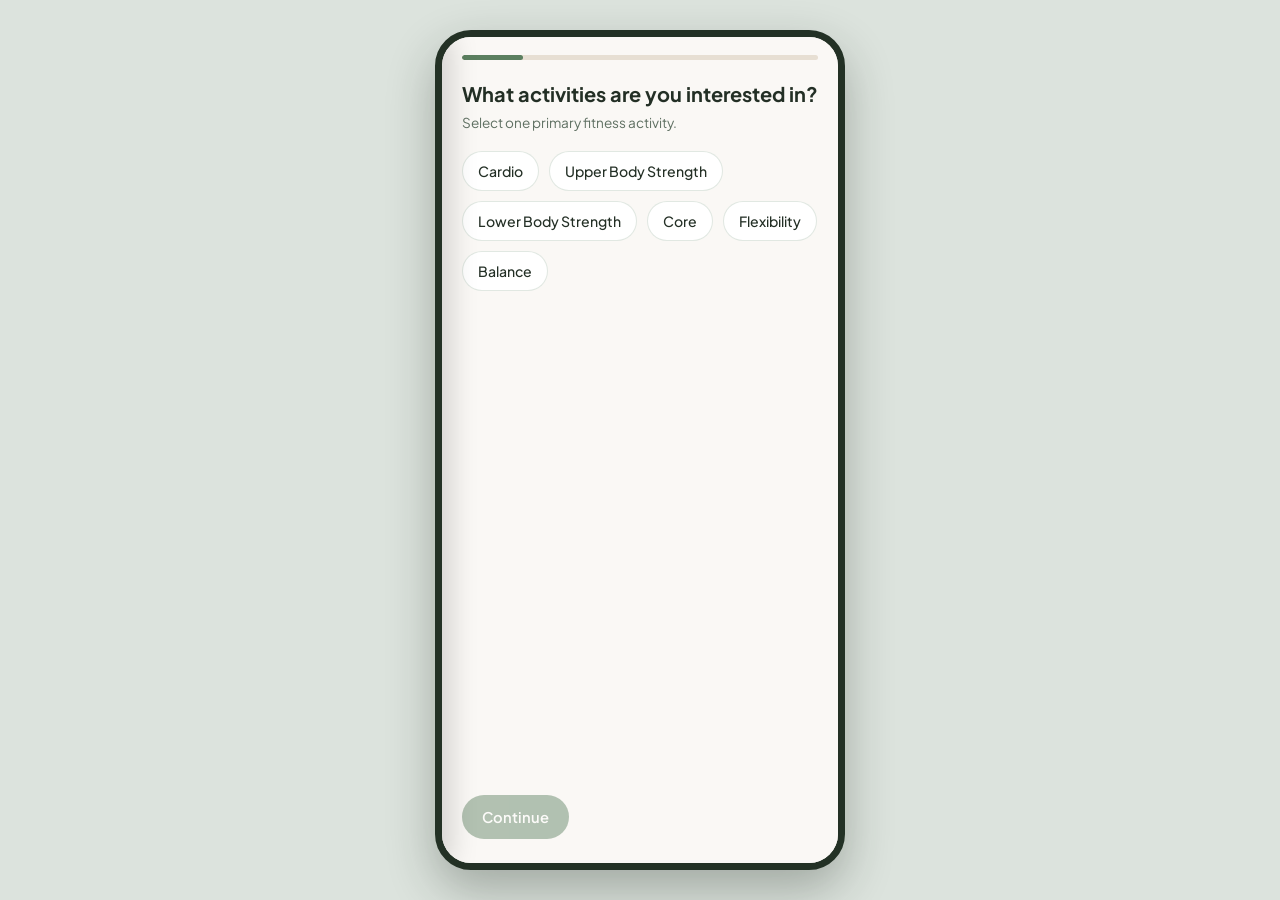
<file: index.html>
<!DOCTYPE html>
<html lang="en">
<head>
  <meta charset="UTF-8"> 
  <meta name="viewport" content="width=device-width, initial-scale=1.0, maximum-scale=1.0, user-scalable=no">
  <title>Adaptive Wellness</title>
  <link rel="preconnect" href="https://fonts.googleapis.com">
  <link rel="preconnect" href="https://fonts.gstatic.com" crossorigin>
  <link href="https://fonts.googleapis.com/css2?family=Plus+Jakarta+Sans:wght@400;500;600;700&display=swap" rel="stylesheet">
  <link rel="stylesheet" href="style.css">
</head>
<body>
  <div class="app-viewport-wrapper">
    
    <!-- Mobile Device Container -->
    <main class="mobile-device-container" id="mobileContainer">

      <!-- ========================================== -->
      <!-- SCREEN 1: ONBOARDING FLOW                  -->
      <!-- ========================================== -->
      <section class="screen onboarding-screen" id="onboardingScreen">
        
        <div class="onboarding-progress-bar">
          <div class="progress-fill" id="onboardingProgressFill" style="width: 14%;"></div>
        </div>

        <div class="onboarding-card">
          <!-- Step 1: Activities (Nothing preselected) -->
          <div class="onboarding-step active" id="stepActivities">
            <h2 class="step-title">What activities are you interested in?</h2>
            <!-- OOGYBOOGY: Activity questionnaire is intentionally single-choice. -->
            <p class="step-desc">Select one primary fitness activity.</p>

            <div class="bubble-cloud" id="bubbleActivities">
              <button type="button" class="choice-bubble" data-value="walking">Cardio</button>
              <button type="button" class="choice-bubble" data-value="yoga">Upper Body Strength</button>
              <button type="button" class="choice-bubble" data-value="bodyweight">Lower Body Strength</button>
              <button type="button" class="choice-bubble" data-value="cycling">Core</button>
              <button type="button" class="choice-bubble" data-value="dancing">Flexibility</button>
              <button type="button" class="choice-bubble" data-value="mobility">Balance</button>
              <!-- OOGYBOOGY: Removed the final two legacy activity choices from the active UI. // OOGAWOOGA
              <button type="button" class="choice-bubble" data-value="swimming">Swimming</button> // OOGAWOOGA
              <button type="button" class="choice-bubble" data-value="nature">Nature Strolls</button> // OOGAWOOGA -->
            </div>

            <div class="step-actions">
              <button type="button" class="btn-primary" id="btnNextActivities" disabled>Continue</button>
            </div>
          </div>

          <!-- OOGYBOOGY: Removed introductory "Why" question. Each removed line is retained as a comment with OOGAWOOGA.
          Step 2: Why (Nothing preselected) OOGAWOOGA
          <div class="onboarding-step" id="stepWhy"> OOGAWOOGA
          <h2 class="step-title">Why do you want to pursue this activity?</h2> OOGAWOOGA
          <p class="step-desc">Select your primary reason.</p> OOGAWOOGA
          // OOGAWOOGA OOGAWOOGA
          <div class="bubble-cloud" id="bubbleWhy"> OOGAWOOGA
          <button type="button" class="choice-bubble" data-value="consistency">Build consistency</button> OOGAWOOGA
          <button type="button" class="choice-bubble" data-value="energy">More daily energy</button> OOGAWOOGA
          <button type="button" class="choice-bubble" data-value="mental">Clear mental clutter</button> OOGAWOOGA
          <button type="button" class="choice-bubble" data-value="sleep">Better sleep</button> OOGAWOOGA
          <button type="button" class="choice-bubble" data-value="pain_free">Move pain-free</button> OOGAWOOGA
          <button type="button" class="choice-bubble" data-value="reconnect">Reconnect with body</button> OOGAWOOGA
          </div> OOGAWOOGA
          // OOGAWOOGA OOGAWOOGA
          <div class="step-actions split"> OOGAWOOGA
          <button type="button" class="btn-secondary" id="btnBackWhy">Back</button> OOGAWOOGA
          <button type="button" class="btn-primary" id="btnNextWhy" disabled>Continue</button> OOGAWOOGA
          </div> OOGAWOOGA
          </div> OOGAWOOGA
          // OOGAWOOGA OOGAWOOGA
          -->

          <!-- Step 3: Struggle (Nothing preselected) -->
          <div class="onboarding-step" id="stepStruggle">
            <h2 class="step-title">What do you struggle with the most in this activity?</h2>
            <p class="step-desc">Select what you want to work on.</p>

            <div class="bubble-cloud" id="bubbleStruggle">
              <button type="button" class="choice-bubble" data-value="burnout">Starting too fast and burning out</button>
              <button type="button" class="choice-bubble" data-value="consistency">Staying consistent after a few days</button>
              <button type="button" class="choice-bubble" data-value="guilt">Guilt when missing a day</button>
              <button type="button" class="choice-bubble" data-value="low_energy">Low energy after work</button>
              <button type="button" class="choice-bubble" data-value="perfectionism">All-or-nothing mindset</button>
              <button type="button" class="choice-bubble" data-value="guidance">Knowing where to start</button>
            </div>

            <div class="step-actions split">
              <button type="button" class="btn-secondary" id="btnBackStruggle">Back</button>
              <button type="button" class="btn-primary" id="btnNextStruggle" disabled>Continue</button>
            </div>
          </div>

          <!-- Step 4: Tracker Linking (Nothing preselected) -->
          <div class="onboarding-step" id="stepTracker">
            <h2 class="step-title">Link smart-device or health tracker</h2>
            <p class="step-desc">Data from your tracker will help personalize your weekly routine.</p>

            <div class="tracker-options" id="trackerOptionsList">
              <button type="button" class="tracker-item" data-value="apple_health">
                <span class="tracker-title">Apple Health</span>
              </button>
              <button type="button" class="tracker-item" data-value="google_fit">
                <span class="tracker-title">Google Fit</span>
              </button>
              <button type="button" class="tracker-item" data-value="fitbit">
                <span class="tracker-title">Fitbit</span>
              </button>
              <button type="button" class="tracker-item" data-value="garmin">
                <span class="tracker-title">Garmin</span>
              </button>
              <button type="button" class="tracker-item" data-value="whoop">
                <span class="tracker-title">WHOOP / Oura</span>
              </button>
              <button type="button" class="tracker-item" data-value="manual">
                <span class="tracker-title">Manual / Skip for now</span>
              </button>
            </div>

            <div class="step-actions split">
              <button type="button" class="btn-secondary" id="btnBackTracker">Back</button>
              <button type="button" class="btn-primary" id="btnNextTracker" disabled>Continue</button>
            </div>
          </div>

          <!-- Step 5: Introduce Companion & Name Entry (No suggested names!) -->
          <div class="onboarding-step" id="stepCompanionIntro">
            <div class="companion-intro-visual">
              <img src="assets/Happy_Crocky.gif" alt="Crocodile" class="croco-image">
            </div>

            <h2 class="step-title">Meet your wellness companion</h2>
            <p class="step-desc">Your companion is a crocodile who supports you through goal days and rest days.</p>

            <div class="form-field">
              <label for="inputUserName" class="field-label">Your Name</label>
              <input type="text" id="inputUserName" class="text-input" placeholder="Enter your name" autocomplete="off">
            </div>

            <div class="form-field">
              <label for="inputCrocoName" class="field-label">Name your crocodile</label>
              <input type="text" id="inputCrocoName" class="text-input" placeholder="Enter crocodile name" autocomplete="off">
            </div>

            <div class="step-actions split">
              <button type="button" class="btn-secondary" id="btnBackCompanion">Back</button>
              <button type="button" class="btn-primary" id="btnNextCompanion" disabled>Continue</button>
            </div>
          </div>

          <!-- Step 6: Choose Goal Days & Rest Days for Week (BEFORE goals are shown) -->
          <div class="onboarding-step" id="stepDaysSelection">
            <h2 class="step-title" id="daysSelectionTitle">How many days do you want to work on this week?</h2>
            <p class="step-desc">The remaining days of the week will be rest days. Even 1 goal day is valid.</p>

            <div class="days-summary-badge">
              <div class="day-col">
                <span class="num" id="selectedGoalDaysDisplay">-</span>
                <span class="lbl">Goal Days</span>
              </div>
              <div class="day-divider">:</div>
              <div class="day-col">
                <span class="num" id="selectedRestDaysDisplay">-</span>
                <span class="lbl">Rest Days</span>
              </div>
            </div>

            <div class="days-button-grid" id="onboardingDaysGrid">
              <button type="button" class="btn-day-choice" data-days="1">1 Day</button>
              <button type="button" class="btn-day-choice" data-days="2">2 Days</button>
              <button type="button" class="btn-day-choice" data-days="3">3 Days</button>
              <button type="button" class="btn-day-choice" data-days="4">4 Days</button>
              <button type="button" class="btn-day-choice" data-days="5">5 Days</button>
              <button type="button" class="btn-day-choice" data-days="6">6 Days</button>
              <button type="button" class="btn-day-choice" data-days="7">7 Days</button>
            </div>

            <div class="step-actions split">
              <button type="button" class="btn-secondary" id="btnBackDaysSelection">Back</button>
              <button type="button" class="btn-primary" id="btnGenerateInitialGoals" disabled>Generate Goals</button>
            </div>
          </div>

          <!-- Step 7: Goal Approval (User must approve before finalizing. Cannot change after!) -->
          <div class="onboarding-step" id="stepGoalApproval">
            <h2 class="step-title">Review your weekly goals</h2>
            <!-- OOGYBOOGY: Users can keep preferred goals and regenerate only the unchecked ones. -->
            <p class="step-desc">Keep the goals you like. Unchecked goals will be regenerated.</p>

            <div class="approval-goals-list" id="approvalGoalsContainer"></div>

            <div class="approval-retry-row">
              <button type="button" class="btn-text-action" id="btnRetryGoals">⟳ Retry / Generate Different Goals</button>
            </div>

            <div class="step-actions split">
              <button type="button" class="btn-secondary" id="btnBackGoalApproval">Back</button>
              <button type="button" class="btn-primary" id="btnApproveAndStart">Approve Goals & Start Week</button>
            </div>
          </div>

        </div>
      </section>

      <!-- ========================================== -->
      <!-- SCREEN 2: MAIN COMPANION SCREEN            -->
      <!-- ========================================== -->
      <section class="screen main-screen" id="mainScreen" style="display: none;">
        
        <!-- Top App Bar: Menu (Left), Day Status Toggle (Center), Streak (Right) -->
        <header class="main-top-bar">
          <button type="button" class="icon-button" id="btnOpenMenu" aria-label="Open menu">
            <span class="bar"></span>
            <span class="bar"></span>
            <span class="bar"></span>
          </button>

          <!-- Day Status Toggle -->
          <div class="day-toggle-container">
            <div class="day-status-switch" id="dayStatusSwitch">
              <button type="button" class="toggle-side" id="toggleGoalDay" data-mode="goal">Goal Day</button>
              <button type="button" class="toggle-side" id="toggleRestDay" data-mode="rest">Rest Day</button>
            </div>
          </div>

          <!-- Streak Count Badge -->
          <div class="streak-pill" id="streakBadge">
            <span class="streak-fire">🔥</span>
            <span class="streak-digit" id="displayStreak">0</span>
            <span class="week-number" id="displayWeekNumber">Week 1</span>
          </div>
        </header>

        <!-- Day Tracker Bar: Day X/7 | Goals left: Y | Rest days left: Z -->
        <div class="week-progress-tracker-bar">
          <span class="tracker-segment day-tag" id="currentDayLabel">Day 1/7</span>
          <span class="tracker-segment">Goals left: <strong id="goalsLeftCount">0</strong></span>
          <span class="tracker-segment">Rest days left: <strong id="restDaysLeftCount">0</strong></span>
        </div>

        <!-- Center Top: Daily Goal Card -->
        <section class="daily-goal-section" id="dailyGoalSection">
          <!-- Active Goal Card -->
          <div class="goal-display-card" id="goalCard" role="button" tabindex="0" title="Click to swap with other remaining goals">
            <div class="goal-card-top">
              <span class="goal-index" id="goalIndexText">Goal 1 of 3</span>
              <span class="swap-hint">Click to swap ⇄</span>
            </div>
            <h3 class="goal-card-title" id="goalCardTitle">Daily Goal</h3>
            <p class="goal-card-desc" id="goalCardDesc">Goal description</p>
            <!-- OOGYBOOGY: Show today's logged goal time on the active Goal Day card. -->
            <p class="goal-time-display" id="goalTimeDisplay">Goal time not logged</p>
            
            <div class="goal-card-footer">
              <span class="goal-duration-tag" id="goalDurationTag">15 mins</span>
              <button type="button" class="btn-check-goal" id="btnCheckGoal">
                <span class="check-box" id="goalCheckBox"></span>
                <!-- OOGYBOOGY: Opens Completed/Tried choices instead of a binary completion toggle. -->
                <span class="check-text" id="goalCheckText">Update goal status</span>
              </button>
            </div>
            <!-- OOGYBOOGY: The active goal may be regenerated repeatedly until the user resolves the day. -->
            <button type="button" class="btn-bonus-generate" id="btnRegenerateGoal">↻ Regenerate Goal</button>
            <!-- OOGYBOOGY: Bonus goal is generated in the same goal-card area after all required goal days are resolved. -->
            <button type="button" class="btn-bonus-generate" id="btnGenerateBonusGoal" style="display:none;">＋ Generate Bonus Goal</button>
          </div>

          <div class="progress-metric-card readiness-card" id="readinessCard" hidden>
            <div id="readinessResult" aria-live="polite"></div>
          </div>
          <details class="readiness-demo-controls" id="readinessDemoControls">
            <summary>Demo scenarios</summary>
            <p class="metric-note">Sample tracking data</p>
            <label for="readinessScenario">Preview a scenario</label>
            <select id="readinessScenario" class="time-select">
              <option value="auto">Automatic demo</option>
              <option value="well_recovered">Well recovered</option>
              <option value="poor_sleep">Poor sleep / heavy recent activity</option>
              <option value="missing_data">Missing data</option>
            </select>
            <p id="readinessDemoStatus" class="metric-note" aria-live="polite"></p>
          </details>

          <!-- Rest Day Display Card (when day is set to Rest Day) -->
          <div class="rest-display-card" id="restCard" style="display: none;">
            <div class="rest-badge" id="restBadgeTitle">Rest Day Active</div>
            <h3 class="rest-title" id="restCardMainTitle">Today is a rest day</h3>
            <p class="rest-desc" id="restCardMainDesc">Take your time to recharge. Your streak is completely safe.</p>
          </div>
        </section>

        <!-- OOGYBOOGY: Small goal-time shortcut requested for a start/end time window. -->
        <div class="goal-time-shortcut-row" id="goalTimeShortcutRow">
          <button type="button" class="small-menu-btn" id="btnOpenGoalTime" title="This helps us understand your progress better.">⏱ Login Goal Time</button>
        </div>

        <!-- Center: Crocodile Character on Blank Background -->
        <section class="crocodile-center-stage">
          <div class="croco-character-container" id="crocoCharacterBox" role="button" tabindex="0">
            <img id="crocoImage" src="assets/Happy_Crocky.gif" alt="Crocodile" class="croco-image">
          </div>

          <!-- Companion Dialogue Speech Bubble -->
          <div class="croco-dialogue-bubble" id="crocoSpeechBubble">
            <span class="bubble-speaker-name" id="speechCrocoName">Crocodile</span>
            <p class="bubble-quote-text" id="speechQuoteText">"Let's move at a comfortable pace."</p>
          </div>
        </section>

        <!-- Bottom Action Bar: Minimal (Journal & Next Day) -->
        <footer class="main-bottom-bar">
          <button type="button" class="bottom-btn" id="btnOpenJournal">
            <span>📖</span> Journal
          </button>
          <button type="button" class="bottom-btn primary" id="btnNextDay">
            <span>Next Day</span> →
          </button>
        </footer>

      </section>

      <!-- ========================================== -->
      <!-- MODAL: SWAP DAILY GOAL                     -->
      <!-- ========================================== -->
      <div class="modal-layer" id="modalSwapGoal" style="display: none;">
        <div class="modal-sheet">
          <div class="modal-top">
            <h3>Choose Today's Goal</h3>
            <button type="button" class="btn-close-modal" id="btnCloseSwapModal">&times;</button>
          </div>
          <div class="modal-content">
            <p class="modal-sub">Pick from your approved weekly goals for today:</p>
            <div class="swap-goals-list" id="swapGoalsList"></div>
            <div class="modal-action-bottom">
              <button type="button" class="btn-secondary full-w" id="btnBackFromSwap">Go back</button>
            </div>
          </div>
        </div>
      </div>

      <!-- ========================================== -->
      <!-- MODAL: MORNING CHECK-IN (Next Day Flow)    -->
      <!-- ========================================== -->
      <div class="modal-layer" id="modalMorningCheckin" style="display: none;">
        <div class="modal-sheet dialog-sheet">
          <div class="modal-top">
            <h3 id="checkinDialogSpeaker">Morning Check-in</h3>
            <button type="button" class="btn-close-modal" id="btnCloseCheckin">&times;</button>
          </div>
          <div class="modal-content">
            <div id="checkinQuestionsContainer"></div>
            <div class="modal-action-bottom" style="margin-top:12px;">
              <button type="button" class="btn-secondary full-w" id="btnBackFromCheckin">Go back</button>
            </div>
          </div>
        </div>
      </div>

      <!-- ========================================== -->
      <!-- MODAL: WEEKLY REVIEW & REPORT              -->
      <!-- ========================================== -->
      <div class="modal-layer" id="modalWeekReview" style="display: none;">
        <div class="modal-sheet">
          <div class="modal-top">
            <h3 id="weekReviewModalTitle">Weekly Review & Report</h3>
            <button type="button" class="btn-close-modal" id="btnCloseWeekReview">&times;</button>
          </div>
          <div class="modal-content">
            <!-- Review Step 0: Weekly Report Summary -->
            <div class="review-block" id="revReportBlock">
              <p class="review-q">Weekly Report</p>
              <div class="weekly-report-card" id="reviewWeeklyReportSummary"></div>
              <p class="review-sub-text">Let's reflect on this week and plan your next routine.</p>
              <div class="step-actions split">
                <button type="button" class="btn-secondary" id="btnBackFromReviewStart">Go back</button>
                <button type="button" class="btn-primary" id="btnStartFeedback">Start Review →</button>
              </div>
            </div>

            <!-- Review Q1 -->
            <div class="review-block" id="revQ1Block" style="display: none;">
              <p class="review-q">1. How well were you able to keep up with the given itinerary/goals?</p>
              <div class="bubble-cloud" id="revQ1Choices">
                <button type="button" class="choice-bubble" data-ans="easy">Felt easy and natural</button>
                <button type="button" class="choice-bubble" data-ans="balanced">Comfortable challenge</button>
                <button type="button" class="choice-bubble" data-ans="stretched">A bit difficult</button>
                <button type="button" class="choice-bubble" data-ans="overwhelmed">Hard to keep up</button>
              </div>
              <div class="step-actions split">
                <button type="button" class="btn-secondary" id="btnBackRev1">Back</button>
                <button type="button" class="btn-primary" id="btnNextRev1" disabled>Next</button>
              </div>
            </div>

            <!-- Review Q2 -->
            <div class="review-block" id="revQ2Block" style="display: none;">
              <p class="review-q">2. Do you want to maintain, increase, or decrease the difficulty level?</p>
              <div class="bubble-cloud" id="revQ2Choices">
                <button type="button" class="choice-bubble" data-ans="maintain">Maintain the same level</button>
                <button type="button" class="choice-bubble" data-ans="increase">Increase difficulty slightly</button>
                <button type="button" class="choice-bubble" data-ans="decrease">Decrease difficulty</button>
              </div>
              <div class="step-actions split">
                <button type="button" class="btn-secondary" id="btnBackRev2">Back</button>
                <button type="button" class="btn-primary" id="btnNextRev2" disabled>Next</button>
              </div>
            </div>

            <!-- Review Q3 -->
            <div class="review-block" id="revQ3Block" style="display: none;">
              <p class="review-q">3. How do you feel about your habit/activity that week?</p>
              <div class="bubble-cloud" id="revQ3Choices">
                <button type="button" class="choice-bubble" data-ans="proud">Proud of my effort</button>
                <button type="button" class="choice-bubble" data-ans="in_tune">More in tune with my body</button>
                <button type="button" class="choice-bubble" data-ans="patient">Learning to go at my own pace</button>
                <button type="button" class="choice-bubble" data-ans="searching">Still finding my rhythm</button>
              </div>
              <div class="step-actions split">
                <button type="button" class="btn-secondary" id="btnBackRev3">Back</button>
                <button type="button" class="btn-primary" id="btnNextRev3" disabled>Next</button>
              </div>
            </div>

            <!-- OOGYBOOGY: Weekly review allows the user to keep or switch activity. Switching resets difficulty to moderate. -->
            <div class="review-block" id="revQ4ActivityBlock" style="display: none;">
              <p class="review-q">4. Do you want to continue with the same activity or switch?</p>
              <div class="bubble-cloud" id="revQ4ActivityChoices">
                <button type="button" class="choice-bubble" data-activity="walking">Cardio</button>
                <button type="button" class="choice-bubble" data-activity="yoga">Upper Body Strength</button>
                <button type="button" class="choice-bubble" data-activity="bodyweight">Lower Body Strength</button>
                <button type="button" class="choice-bubble" data-activity="cycling">Core</button>
                <button type="button" class="choice-bubble" data-activity="dancing">Flexibility</button>
                <button type="button" class="choice-bubble" data-activity="mobility">Balance</button>
              </div>
              <p class="review-sub-text" id="reviewActivityChangeNote">Your current activity is selected by default.</p>
              <div class="step-actions split">
                <button type="button" class="btn-secondary" id="btnBackRev4Activity">Back</button>
                <button type="button" class="btn-primary" id="btnNextRev4Activity" disabled>Next</button>
              </div>
            </div>

            <!-- Review Q5: Enter Goal Days & Rest Days for next week -->
            <div class="review-block" id="revQ5Block" style="display: none;">
              <p class="review-q">5. How many goal days and rest days do you want this upcoming week?</p>
              <div class="days-summary-badge">
                <div class="day-col">
                  <span class="num" id="revGoalDaysDisplay">-</span>
                  <span class="lbl">Goal Days</span>
                </div>
                <div class="day-divider">:</div>
                <div class="day-col">
                  <span class="num" id="revRestDaysDisplay">-</span>
                  <span class="lbl">Rest Days</span>
                </div>
              </div>
              <div class="days-button-grid" id="revDaysGrid">
                <button type="button" class="btn-day-choice" data-days="1">1 Day</button>
                <button type="button" class="btn-day-choice" data-days="2">2 Days</button>
                <button type="button" class="btn-day-choice" data-days="3">3 Days</button>
                <button type="button" class="btn-day-choice" data-days="4">4 Days</button>
                <button type="button" class="btn-day-choice" data-days="5">5 Days</button>
                <button type="button" class="btn-day-choice" data-days="6">6 Days</button>
                <button type="button" class="btn-day-choice" data-days="7">7 Days</button>
              </div>
              <div class="step-actions split">
                <button type="button" class="btn-secondary" id="btnBackRev5">Back</button>
                <button type="button" class="btn-primary" id="btnGenerateNextWeekGoals" disabled>Generate New Goals</button>
              </div>
            </div>

            <!-- Review Q6: Mandatory View, Review & Approve of Next Week's Goals -->
            <div class="review-block" id="revApprovalBlock" style="display: none;">
              <p class="review-q">Review and approve your new goals for next week:</p>
              <div class="approval-goals-list" id="revApprovalGoalsList"></div>
              <div class="approval-retry-row">
                <button type="button" class="btn-text-action" id="btnRetryRevGoals">⟳ Retry / Generate Different Goals</button>
              </div>
              <div class="step-actions split">
                <button type="button" class="btn-secondary" id="btnBackRevApproval">Back</button>
                <button type="button" class="btn-primary" id="btnApproveNextWeek">Approve Goals & Begin Next Week</button>
              </div>
            </div>

          </div>
        </div>
      </div>

      <!-- OOGYBOOGY: Goal status modal for Completed/Tried. -->
      <div class="modal-layer" id="modalGoalStatus" style="display: none;">
        <div class="modal-sheet dialog-sheet">
          <div class="modal-top">
            <h3>How did the goal go?</h3>
            <button type="button" class="btn-close-modal" id="btnCloseGoalStatus">&times;</button>
          </div>
          <div class="modal-content">
            <div class="checkin-actions-stack">
              <button type="button" class="btn-checkin-act success" id="btnGoalCompleted">Completed — I stuck to the goal.</button>
              <button type="button" class="btn-checkin-act" id="btnGoalTried">Tried — I did part of it or a smaller version.</button>
            </div>
            <div class="journal-input-box" id="triedFeedbackBox" style="display:none; margin-top:12px;">
              <label for="triedFeedbackText" class="field-label">What got in the way?</label>
              <textarea id="triedFeedbackText" class="text-area" rows="3" placeholder="Time management, something came up, difficulty level, energy, or anything else..."></textarea>
              <button type="button" class="btn-primary" id="btnSaveTriedFeedback" style="margin-top:10px;">Save Tried feedback</button>
            </div>
          </div>
        </div>
      </div>

      <!-- OOGYBOOGY: Goal time modal with two 12-hour inputs. -->
      <div class="modal-layer" id="modalGoalTime" style="display: none;">
        <div class="modal-sheet dialog-sheet">
          <div class="modal-top">
            <h3>Login Goal Time</h3>
            <button type="button" class="btn-close-modal" id="btnCloseGoalTime">&times;</button>
          </div>
          <div class="modal-content">
            <!-- OOGYBOOGY: Fixed scrollable selectors keep time values structured for the backend. -->
            <div class="form-field time-selector-field">
              <label class="field-label">Start time</label>
              <div class="time-selector-row">
                <select id="goalStartHour" class="time-select" aria-label="Start hour">
                  <option>1</option><option>2</option><option>3</option><option>4</option><option>5</option><option>6</option><option>7</option><option>8</option><option>9</option><option>10</option><option>11</option><option>12</option>
                </select>
                <span>:</span>
                <select id="goalStartMinute" class="time-select" aria-label="Start minute"><option value="00">00</option><option value="01">01</option><option value="02">02</option><option value="03">03</option><option value="04">04</option><option value="05">05</option><option value="06">06</option><option value="07">07</option><option value="08">08</option><option value="09">09</option><option value="10">10</option><option value="11">11</option><option value="12">12</option><option value="13">13</option><option value="14">14</option><option value="15">15</option><option value="16">16</option><option value="17">17</option><option value="18">18</option><option value="19">19</option><option value="20">20</option><option value="21">21</option><option value="22">22</option><option value="23">23</option><option value="24">24</option><option value="25">25</option><option value="26">26</option><option value="27">27</option><option value="28">28</option><option value="29">29</option><option value="30">30</option><option value="31">31</option><option value="32">32</option><option value="33">33</option><option value="34">34</option><option value="35">35</option><option value="36">36</option><option value="37">37</option><option value="38">38</option><option value="39">39</option><option value="40">40</option><option value="41">41</option><option value="42">42</option><option value="43">43</option><option value="44">44</option><option value="45">45</option><option value="46">46</option><option value="47">47</option><option value="48">48</option><option value="49">49</option><option value="50">50</option><option value="51">51</option><option value="52">52</option><option value="53">53</option><option value="54">54</option><option value="55">55</option><option value="56">56</option><option value="57">57</option><option value="58">58</option><option value="59">59</option></select>
                <select id="goalStartAmPm" class="time-select ampm-select" aria-label="Start AM or PM"><option>AM</option><option>PM</option></select>
              </div>
            </div>
            <div class="form-field time-selector-field">
              <label class="field-label">End time</label>
              <div class="time-selector-row">
                <select id="goalEndHour" class="time-select" aria-label="End hour">
                  <option>1</option><option>2</option><option>3</option><option>4</option><option>5</option><option>6</option><option>7</option><option>8</option><option>9</option><option>10</option><option>11</option><option>12</option>
                </select>
                <span>:</span>
                <select id="goalEndMinute" class="time-select" aria-label="End minute"><option value="00">00</option><option value="01">01</option><option value="02">02</option><option value="03">03</option><option value="04">04</option><option value="05">05</option><option value="06">06</option><option value="07">07</option><option value="08">08</option><option value="09">09</option><option value="10">10</option><option value="11">11</option><option value="12">12</option><option value="13">13</option><option value="14">14</option><option value="15">15</option><option value="16">16</option><option value="17">17</option><option value="18">18</option><option value="19">19</option><option value="20">20</option><option value="21">21</option><option value="22">22</option><option value="23">23</option><option value="24">24</option><option value="25">25</option><option value="26">26</option><option value="27">27</option><option value="28">28</option><option value="29">29</option><option value="30">30</option><option value="31">31</option><option value="32">32</option><option value="33">33</option><option value="34">34</option><option value="35">35</option><option value="36">36</option><option value="37">37</option><option value="38">38</option><option value="39">39</option><option value="40">40</option><option value="41">41</option><option value="42">42</option><option value="43">43</option><option value="44">44</option><option value="45">45</option><option value="46">46</option><option value="47">47</option><option value="48">48</option><option value="49">49</option><option value="50">50</option><option value="51">51</option><option value="52">52</option><option value="53">53</option><option value="54">54</option><option value="55">55</option><option value="56">56</option><option value="57">57</option><option value="58">58</option><option value="59">59</option></select>
                <select id="goalEndAmPm" class="time-select ampm-select" aria-label="End AM or PM"><option>AM</option><option>PM</option></select>
              </div>
            </div>
            <div class="modal-action-bottom" style="margin-top:14px;">
              <button type="button" class="btn-primary full-w" id="btnSaveGoalTime">Save Goal Time</button>
            </div>
          </div>
        </div>
      </div>

      <!-- OOGYBOOGY: Persistent Journal History modal grouped as Week 1, Week 2, etc. -->
      <div class="modal-layer" id="modalJournalHistory" style="display: none;">
        <div class="modal-sheet">
          <div class="modal-top">
            <h3>Journal History</h3>
            <button type="button" class="btn-close-modal" id="btnCloseJournalHistory">&times;</button>
          </div>
          <div class="modal-content">
            <p class="modal-sub">Only days where you entered information are shown.</p>
            <div class="journal-history-container" id="journalHistoryContainer"></div>
            <div class="modal-action-bottom" style="margin-top:14px;">
              <button type="button" class="btn-secondary full-w" id="btnBackFromJournalHistory">Go back</button>
            </div>
          </div>
        </div>
      </div>

      <!-- ========================================== -->
      <!-- MODAL: REFLECTION JOURNAL (No fake entries) -->
      <!-- ========================================== -->
      <div class="modal-layer" id="modalJournal" style="display: none;">
        <div class="modal-sheet">
          <div class="modal-top">
            <h3>Reflection Journal</h3>
            <button type="button" class="btn-close-modal" id="btnCloseJournalModal">&times;</button>
          </div>
          <div class="modal-content">
            <!-- OOGYBOOGY: Reflection text is retained in Journal History and can be passed as context for future goal generation. -->
            <p class="modal-sub">Enter your reflections for today. Your saved entries stay in Journal History and may inform future goal generation.</p>
            
            <div class="journal-input-box">
              <label for="journalText" class="field-label">Today's Reflection</label>
              <textarea id="journalText" class="text-area" rows="4" placeholder="How did today feel? Write your honest thoughts..."></textarea>
              <button type="button" class="btn-primary" id="btnSaveReflection" style="margin-top: 10px;">Save Reflection</button>
            </div>

            <div class="journal-history-section">
              <h4 class="history-title">Saved Reflections</h4>
              <div class="journal-entries-container" id="journalEntriesContainer"></div>
            </div>

            <div class="modal-action-bottom" style="margin-top:14px;">
              <button type="button" class="btn-secondary full-w" id="btnBackFromJournal">Go back</button>
            </div>
          </div>
        </div>
      </div>

      <!-- ========================================== -->
      <!-- DRAWER / MENU                              -->
      <!-- ========================================== -->
      <div class="drawer-overlay" id="drawerOverlay"></div>
      <aside class="side-menu-drawer" id="sideDrawer">
        <div class="drawer-header">
          <div class="drawer-user-block">
            <h3 class="drawer-user-title" id="drawerUserName">User</h3>
            <span class="drawer-croco-sub" id="drawerCrocoName">Companion</span>
          </div>
          <button type="button" class="btn-close-drawer" id="btnCloseDrawer">&times;</button>
        </div>

        <nav class="drawer-links">
          <button type="button" class="drawer-link-btn" id="drawerLinkGoals">
            <span class="icon">📋</span>
            <div class="text">
              <span class="label">List of Goals</span>
              <span class="desc">Approved goals for this week</span>
            </div>
          </button>

          <button type="button" class="drawer-link-btn" id="drawerLinkProgress">
            <span class="icon">📊</span>
            <div class="text">
              <span class="label">Progress & Weekly Report</span>
              <span class="desc">Streak, days log & AI analysis</span>
            </div>
          </button>

          <button type="button" class="drawer-link-btn" id="drawerLinkActivities">
            <span class="icon">🏃</span>
            <div class="text">
              <span class="label">Activity List</span>
              <span class="desc">Available activity options</span>
            </div>
          </button>

          <!-- Access Weekly Check-in from Menu anytime -->
          <button type="button" class="drawer-link-btn highlight" id="drawerLinkWeekReview">
            <span class="icon">📅</span>
            <div class="text">
              <span class="label">Weekly Check-in</span>
              <span class="desc">Available on Day 7 only</span>
            </div>
          </button>

          <!-- OOGYBOOGY: Journal History sits directly below Weekly Check-in as requested. -->
          <button type="button" class="drawer-link-btn" id="drawerLinkJournalHistory">
            <span class="icon">📖</span>
            <div class="text">
              <span class="label">Journal History</span>
              <span class="desc">Week-by-week reflections, Tried days & Missed days</span>
            </div>
          </button>
        </nav>
      </aside>

      <!-- ========================================== -->
      <!-- MODAL: LIST OF GOALS (Menu View)           -->
      <!-- ========================================== -->
      <div class="modal-layer" id="modalGoalsView" style="display: none;">
        <div class="modal-sheet">
          <div class="modal-top">
            <h3>Weekly Goals List</h3>
            <button type="button" class="btn-close-modal" id="btnCloseGoalsView">&times;</button>
          </div>
          <div class="modal-content">
            <p class="modal-sub">Approved goals for the current week:</p>
            <div class="weekly-goals-summary-list" id="weeklyGoalsSummaryList"></div>
            <div class="modal-action-bottom" style="margin-top:14px;">
              <button type="button" class="btn-secondary full-w" id="btnBackFromGoalsView">Go back</button>
            </div>
          </div>
        </div>
      </div>

      <!-- ========================================== -->
      <!-- MODAL: PROGRESS & DAY-BY-DAY REPORT        -->
      <!-- ========================================== -->
      <div class="modal-layer" id="modalProgressView" style="display: none;">
        <div class="modal-sheet">
          <div class="modal-top">
            <h3>Progress & Weekly Report</h3>
            <button type="button" class="btn-close-modal" id="btnCloseProgressView">&times;</button>
          </div>
          <div class="modal-content">
            <!-- Streak Card -->
            <div class="progress-metric-card">
              <span class="metric-label">Current Streak</span>
              <span class="metric-large"><span id="progStreakVal">0</span> Days</span>
              <p class="metric-note">Both completed goal days and rest days protect your streak.</p>
            </div>

            <!-- Weekly Balance -->
            <div class="progress-metric-card">
              <span class="metric-label">Weekly Balance</span>
              <div class="stat-line">
                <span>Goal Days Completed:</span>
                <strong><span id="progGoalsDoneVal">0</span> / <span id="progGoalsTotalVal">3</span></strong>
              </div>
              <div class="stat-line">
                <span>Rest Days Remaining:</span>
                <strong><span id="progRestLeftVal">4</span></strong>
              </div>
            </div>

            <!-- Day-by-Day History Report (Day 1 was goal day, Day 2 was rest day...) -->
            <div class="progress-metric-card">
              <span class="metric-label">Weekly Day-by-Day Log</span>
              <div class="daily-history-list" id="progDailyHistoryList"></div>
            </div>

            <!-- OOGYBOOGY: Requested Weekly analysis block. -->
            <div class="progress-metric-card analysis-card">
              <span class="metric-label">Weekly Analysis</span>
              <div class="ai-text" id="progWeeklyAnalysisText" aria-live="polite">Weekly analysis will appear here.</div>
            </div>

            <!-- OOGYBOOGY: Requested Goal specific analysis block. -->
            <div class="progress-metric-card analysis-card">
              <span class="metric-label">Goal-Specific Analysis</span>
              <div class="goal-analysis-list" id="progGoalSpecificAnalysisList" aria-live="polite"></div>
            </div>

            <!-- OOGYBOOGY: Removed the old AI Quantified Analysis block as requested. // OOGAWOOGA
            <div class="progress-metric-card ai-card"> // OOGAWOOGA
              <span class="metric-label">AI Quantified Analysis</span> // OOGAWOOGA
              <p class="ai-text" id="progAiText">Quantified analysis removed.</p> // OOGAWOOGA
            </div> // OOGAWOOGA -->

            <div class="modal-action-bottom" style="margin-top:14px;">
              <button type="button" class="btn-secondary full-w" id="btnBackFromProgress">Go back</button>
            </div>
          </div>
        </div>
      </div>

      <!-- ========================================== -->
      <!-- MODAL: ACTIVITY LIST (Available options)   -->
      <!-- ========================================== -->
      <div class="modal-layer" id="modalActivitiesView" style="display: none;">
        <div class="modal-sheet">
          <div class="modal-top">
            <h3>Available Activity List</h3>
            <button type="button" class="btn-close-modal" id="btnCloseActivitiesView">&times;</button>
          </div>
          <div class="modal-content">
            <p class="modal-sub">The available activity options in the application:</p>
            <div class="activity-catalog-list" id="activityCatalogList"></div>
            <div class="modal-action-bottom" style="margin-top:14px;">
              <button type="button" class="btn-secondary full-w" id="btnBackFromActivities">Go back</button>
            </div>
          </div>
        </div>
      </div>

      <!-- Toast Feedback -->
      <div class="toast-notice" id="toastNotice" style="display: none;"></div>

    </main>
  </div>

  <script src="readiness_demo.js"></script>
  <script src="app.js"></script>
</body>
</html>
</file>
<file: style.css>
/* ==========================================================================
   LILLYPAD ADAPTIVE WELLNESS - STYLESHEET
   Clean, minimal, cozy aesthetic with blank character stage
   ========================================================================== */

:root {
  --sage-50: #f4f7f4;
  --sage-100: #e4ece4;
  --sage-200: #cbdbcb;
  --sage-500: #5b7f5f;
  --sage-600: #49684c;
  --sage-700: #38513b;
  --sage-900: #1b281d;

  --cream-50: #faf8f5;
  --cream-100: #f2ede4;
  --cream-200: #e7dfd3;

  --text-main: #232f25;
  --text-muted: #5e6f61;
  --text-light: #89998b;

  --accent-peach: #d96f54;
  --accent-purple: #746497;
  --accent-dull: #6b7775;

  --card-bg: #ffffff;
  --border-light: rgba(91, 127, 95, 0.18);
  --radius-sm: 10px;
  --radius-md: 16px;
  --radius-lg: 22px;
  --radius-full: 9999px;

  --font-family: 'Plus Jakarta Sans', -apple-system, BlinkMacSystemFont, 'Segoe UI', Roboto, sans-serif;
  --transition: all 0.22s ease;
}

*, *::before, *::after {
  box-sizing: border-box;
  margin: 0;
  padding: 0;
  -webkit-tap-highlight-color: transparent;
}

html, body {
  width: 100%;
  height: 100%;
  font-family: var(--font-family);
  background-color: #dce3dd;
  color: var(--text-main);
  line-height: 1.45;
}

.app-viewport-wrapper {
  display: flex;
  align-items: center;
  justify-content: center;
  min-height: 100vh;
  padding: 12px;
}

/* Mobile Container Mockup */
.mobile-device-container {
  position: relative;
  width: 100%;
  max-width: 410px;
  height: 840px;
  max-height: 94vh;
  background: var(--cream-50);
  border-radius: 36px;
  border: 7px solid #233125;
  box-shadow: 0 20px 48px rgba(25, 38, 28, 0.3);
  display: flex;
  flex-direction: column;
  overflow: hidden;
}

.screen {
  position: relative;
  flex: 1;
  display: flex;
  flex-direction: column;
  overflow-y: auto;
  overflow-x: hidden;
}

/* Custom Scrollbar */
.screen::-webkit-scrollbar,
.modal-content::-webkit-scrollbar {
  width: 4px;
}
.screen::-webkit-scrollbar-thumb,
.modal-content::-webkit-scrollbar-thumb {
  background: rgba(91, 127, 95, 0.2);
  border-radius: 4px;
}

/* ==========================================================================
   ONBOARDING FLOW
   ========================================================================== */

.onboarding-screen {
  padding: 18px 20px 24px;
  background: var(--cream-50);
}

.onboarding-progress-bar {
  width: 100%;
  height: 5px;
  background: var(--cream-200);
  border-radius: var(--radius-full);
  overflow: hidden;
  margin-bottom: 20px;
}

.progress-fill {
  height: 100%;
  background: var(--sage-500);
  border-radius: var(--radius-full);
  transition: width 0.3s ease;
}

.onboarding-card {
  flex: 1;
  display: flex;
  flex-direction: column;
}

.onboarding-step {
  display: none;
  flex-direction: column;
  flex: 1;
  animation: fadeIn 0.25s ease;
}

.onboarding-step.active {
  display: flex;
}

@keyframes fadeIn {
  from { opacity: 0; transform: translateY(4px); }
  to { opacity: 1; transform: translateY(0); }
}

.step-title {
  font-size: 1.25rem;
  font-weight: 700;
  color: var(--text-main);
  line-height: 1.35;
  margin-bottom: 6px;
}

.step-desc {
  font-size: 0.85rem;
  color: var(--text-muted);
  margin-bottom: 18px;
}

/* Bubble Cloud (Nothing preselected by default) */
.bubble-cloud {
  display: flex;
  flex-wrap: wrap;
  gap: 10px;
  margin-bottom: 20px;
}

.choice-bubble {
  padding: 10px 15px;
  background: #ffffff;
  border: 1.5px solid var(--border-light);
  border-radius: var(--radius-full);
  font-family: var(--font-family);
  font-size: 0.88rem;
  font-weight: 500;
  color: var(--text-main);
  cursor: pointer;
  transition: var(--transition);
  user-select: none;
}

.choice-bubble:hover {
  background: var(--sage-50);
  border-color: var(--sage-500);
}

.choice-bubble.selected {
  background: var(--sage-500);
  color: #ffffff;
  border-color: var(--sage-600);
  box-shadow: 0 4px 10px rgba(91, 127, 95, 0.28);
}

/* Tracker Linking Options */
.tracker-options {
  display: grid;
  grid-template-columns: 1fr 1fr;
  gap: 10px;
  margin-bottom: 20px;
}

.tracker-item {
  display: flex;
  align-items: center;
  justify-content: center;
  padding: 14px 12px;
  background: #ffffff;
  border: 1.5px solid var(--border-light);
  border-radius: var(--radius-md);
  font-family: var(--font-family);
  font-size: 0.86rem;
  font-weight: 600;
  color: var(--text-main);
  cursor: pointer;
  transition: var(--transition);
  text-align: center;
}

.tracker-item:hover {
  border-color: var(--sage-500);
  background: var(--sage-50);
}

.tracker-item.selected {
  border-color: var(--sage-600);
  background: var(--sage-500);
  color: #ffffff;
}

/* Companion Intro Visual */
.companion-intro-visual {
  display: flex;
  justify-content: center;
  margin: 10px 0 16px;
}

.croco-svg-box {
  width: 140px;
  height: 140px;
  display: flex;
  align-items: center;
  justify-content: center;
}

/* Form Fields */
.form-field {
  margin-bottom: 14px;
}

.field-label {
  display: block;
  font-size: 0.82rem;
  font-weight: 600;
  color: var(--text-main);
  margin-bottom: 6px;
}

.text-input,
.text-area {
  width: 100%;
  padding: 12px 14px;
  border-radius: var(--radius-md);
  border: 1.5px solid var(--border-light);
  background: #ffffff;
  font-family: var(--font-family);
  font-size: 0.92rem;
  color: var(--text-main);
  outline: none;
  transition: var(--transition);
}

.text-input:focus,
.text-area:focus {
  border-color: var(--sage-500);
}

.text-area {
  resize: none;
}

/* Days Selection Badge & Buttons */
.days-summary-badge {
  display: flex;
  align-items: center;
  justify-content: center;
  gap: 20px;
  background: #ffffff;
  border: 1.5px solid var(--border-light);
  border-radius: var(--radius-md);
  padding: 14px;
  margin-bottom: 16px;
}

.day-col {
  text-align: center;
}

.day-col .num {
  display: block;
  font-size: 1.8rem;
  font-weight: 700;
  color: var(--sage-600);
  line-height: 1;
}

.day-col .lbl {
  font-size: 0.74rem;
  color: var(--text-muted);
  font-weight: 600;
  text-transform: uppercase;
}

.day-divider {
  font-size: 1.4rem;
  color: var(--text-light);
}

.days-button-grid {
  display: grid;
  grid-template-columns: repeat(4, 1fr);
  gap: 8px;
  margin-bottom: 20px;
}

.btn-day-choice {
  padding: 10px 4px;
  background: #ffffff;
  border: 1.5px solid var(--border-light);
  border-radius: var(--radius-sm);
  font-family: var(--font-family);
  font-size: 0.84rem;
  font-weight: 600;
  color: var(--text-main);
  cursor: pointer;
  transition: var(--transition);
}

.btn-day-choice:hover {
  background: var(--sage-50);
}

.btn-day-choice.selected {
  background: var(--sage-500);
  color: #ffffff;
  border-color: var(--sage-600);
}

/* Goal Approval Cards List */
.approval-goals-list {
  display: flex;
  flex-direction: column;
  gap: 10px;
  margin-bottom: 14px;
  max-height: 300px;
  overflow-y: auto;
  padding-right: 4px;
}

.approval-goal-card {
  background: #ffffff;
  border: 1.5px solid var(--border-light);
  border-radius: var(--radius-md);
  padding: 12px 14px;
}

/* OOGYBOOGY: Goal approval cards expose a keep checkbox without changing the existing card layout. */
.approval-goal-card.selectable {
  display: flex;
  align-items: flex-start;
  gap: 10px;
  cursor: pointer;
}

.approval-goal-checkbox {
  margin-top: 3px;
  accent-color: var(--sage-500);
}

.approval-goal-copy {
  flex: 1;
}

.approval-goal-title {
  font-size: 0.94rem;
  font-weight: 700;
  color: var(--text-main);
}

.approval-goal-desc {
  font-size: 0.8rem;
  color: var(--text-muted);
  margin-top: 3px;
}

.approval-retry-row {
  text-align: center;
  margin-bottom: 14px;
}

.btn-text-action {
  background: none;
  border: none;
  color: var(--sage-600);
  font-family: var(--font-family);
  font-size: 0.84rem;
  font-weight: 600;
  cursor: pointer;
  text-decoration: underline;
}

/* Action Buttons */
.step-actions {
  margin-top: auto;
  padding-top: 14px;
}

.step-actions.split {
  display: flex;
  gap: 10px;
}

.btn-primary {
  flex: 1;
  padding: 13px 20px;
  background: var(--sage-500);
  color: #ffffff;
  border: none;
  border-radius: var(--radius-full);
  font-family: var(--font-family);
  font-size: 0.92rem;
  font-weight: 600;
  cursor: pointer;
  transition: var(--transition);
}

.btn-primary:hover:not(:disabled) {
  background: var(--sage-600);
}

.btn-primary:disabled {
  opacity: 0.45;
  cursor: not-allowed;
}

.btn-secondary {
  padding: 13px 18px;
  background: var(--cream-100);
  color: var(--text-main);
  border: 1px solid var(--border-light);
  border-radius: var(--radius-full);
  font-family: var(--font-family);
  font-size: 0.9rem;
  font-weight: 600;
  cursor: pointer;
  transition: var(--transition);
}

.btn-secondary:hover {
  background: var(--cream-200);
}

.btn-secondary.full-w {
  width: 100%;
}

/* ==========================================================================
   SCREEN 2: MAIN SCREEN
   ========================================================================== */

.main-screen {
  background: var(--cream-50);
}

/* Top App Bar */
.main-top-bar {
  display: flex;
  align-items: center;
  justify-content: space-between;
  padding: 12px 16px 8px;
}

.icon-button {
  display: flex;
  flex-direction: column;
  justify-content: center;
  gap: 4px;
  width: 36px;
  height: 36px;
  padding: 8px;
  background: #ffffff;
  border: 1px solid var(--border-light);
  border-radius: var(--radius-full);
  cursor: pointer;
}

.icon-button .bar {
  display: block;
  height: 2px;
  background: var(--text-main);
  border-radius: 2px;
}

.icon-button .bar:nth-child(2) {
  width: 70%;
}

/* Day Status Switch (Center Top, between menu and streak) */
.day-toggle-container {
  display: flex;
  align-items: center;
}

.day-status-switch {
  display: inline-flex;
  background: #ffffff;
  border: 1.5px solid var(--border-light);
  border-radius: var(--radius-full);
  padding: 3px;
}

.toggle-side {
  padding: 6px 13px;
  border-radius: var(--radius-full);
  border: none;
  background: transparent;
  font-family: var(--font-family);
  font-size: 0.8rem;
  font-weight: 600;
  color: var(--text-muted);
  cursor: pointer;
  transition: var(--transition);
}

.toggle-side.active[data-mode="goal"] {
  background: var(--sage-500);
  color: #ffffff;
}

.toggle-side.active[data-mode="rest"] {
  background: var(--accent-purple);
  color: #ffffff;
}

.toggle-side:disabled {
  opacity: 0.35;
  cursor: not-allowed;
  pointer-events: auto;
}

/* Streak Pill */
.streak-pill {
  display: flex;
  align-items: center;
  gap: 4px;
  background: #ffffff;
  border: 1.5px solid rgba(217, 111, 84, 0.3);
  padding: 6px 12px;
  border-radius: var(--radius-full);
  font-size: 0.84rem;
  font-weight: 700;
}

.streak-digit {
  color: var(--accent-peach);
}

/* Week Progress Tracker Bar: Day 4/7 | Goals left: 2 | Rest days left: 1 */
.week-progress-tracker-bar {
  display: flex;
  align-items: center;
  justify-content: space-around;
  padding: 7px 14px;
  background: rgba(91, 127, 95, 0.08);
  font-size: 0.76rem;
  color: var(--text-main);
  border-bottom: 1px solid var(--border-light);
}

.tracker-segment.day-tag {
  font-weight: 700;
  color: var(--sage-700);
}

/* Center Top Daily Goal Section */
.daily-goal-section {
  padding: 10px 16px;
}

.goal-display-card,
.rest-display-card {
  background: #ffffff;
  border: 1.5px solid var(--border-light);
  border-radius: var(--radius-md);
  padding: 14px 16px;
  cursor: pointer;
  transition: var(--transition);
}

.goal-display-card:hover {
  border-color: var(--sage-500);
}

.goal-card-top {
  display: flex;
  justify-content: space-between;
  align-items: center;
  margin-bottom: 6px;
}

.goal-index {
  font-size: 0.74rem;
  font-weight: 700;
  text-transform: uppercase;
  color: var(--sage-600);
}

.swap-hint {
  font-size: 0.72rem;
  color: var(--text-light);
}

.goal-card-title {
  font-size: 1.05rem;
  font-weight: 700;
  color: var(--text-main);
  line-height: 1.3;
}

.goal-card-desc {
  font-size: 0.82rem;
  color: var(--text-muted);
  margin-top: 3px;
  margin-bottom: 12px;
}

.goal-card-footer {
  display: flex;
  align-items: center;
  justify-content: space-between;
}

/* OOGYBOOGY: Bonus Day and Login Goal Time controls. */
.goal-time-shortcut-row {
  display: flex;
  justify-content: center;
  padding: 0 16px 6px;
}

.small-menu-btn {
  border: 1px solid var(--border-light);
  background: var(--cream-50);
  color: var(--text-muted);
  border-radius: var(--radius-full);
  padding: 5px 10px;
  font-family: var(--font-family);
  font-size: 0.68rem;
  font-weight: 600;
  cursor: pointer;
}

.btn-bonus-generate {
  width: 100%;
  margin-top: 10px;
  border: 1.5px dashed var(--accent-purple);
  background: #f6f1fb;
  color: var(--accent-purple);
  border-radius: var(--radius-md);
  padding: 9px 12px;
  font-family: var(--font-family);
  font-size: 0.8rem;
  font-weight: 700;
  cursor: pointer;
}

.toggle-side.bonus-day-toggle {
  background: #eeeaf5;
  color: var(--accent-purple);
  border-color: var(--accent-purple);
}

.goal-duration-tag {
  font-size: 0.72rem;
  font-weight: 600;
  background: var(--sage-50);
  color: var(--sage-700);
  padding: 3px 8px;
  border-radius: var(--radius-full);
}

.btn-check-goal {
  display: flex;
  align-items: center;
  gap: 7px;
  background: var(--cream-100);
  border: 1.5px solid var(--border-light);
  border-radius: var(--radius-full);
  padding: 6px 12px;
  font-family: var(--font-family);
  font-size: 0.78rem;
  font-weight: 600;
  color: var(--text-main);
  cursor: pointer;
  transition: var(--transition);
}

.btn-check-goal.completed {
  background: #2e7d32;
  color: #ffffff;
  border-color: #2e7d32;
}

.check-box {
  width: 14px;
  height: 14px;
  border-radius: 3px;
  border: 1.5px solid currentColor;
  display: inline-block;
  position: relative;
}

.btn-check-goal.completed .check-box::after {
  content: '✓';
  position: absolute;
  top: -4px;
  left: 1px;
  font-size: 11px;
  color: #ffffff;
}

/* Rest Card Display */
.rest-display-card {
  border-left: 4px solid var(--accent-purple);
  cursor: default;
}

.rest-badge {
  font-size: 0.72rem;
  font-weight: 700;
  color: var(--accent-purple);
  text-transform: uppercase;
  margin-bottom: 4px;
}

.rest-title {
  font-size: 1.05rem;
  font-weight: 700;
  color: var(--text-main);
}

.rest-desc {
  font-size: 0.82rem;
  color: var(--text-muted);
  margin-top: 4px;
}

/* ==========================================================================
   CENTER: CROCODILE CHARACTER STAGE (Blank / Clean Background)
   ========================================================================== */

.crocodile-center-stage {
  flex: 1;
  display: flex;
  flex-direction: column;
  align-items: center;
  justify-content: center;
  padding: 8px 16px;
  background: transparent;
}

.croco-character-container {
  width: 200px;
  height: 200px;
  display: flex;
  align-items: center;
  justify-content: center;
  cursor: pointer;
  transition: transform 0.2s ease;
}

.croco-character-container:active {
  transform: scale(0.96);
}

.croco-svg-wrapper {
  width: 100%;
  height: 100%;
}

.croco-dialogue-bubble {
  margin-top: 8px;
  background: #ffffff;
  border: 1.5px solid var(--border-light);
  border-radius: var(--radius-md);
  padding: 10px 14px;
  width: 100%;
  max-width: 320px;
  text-align: center;
  box-shadow: 0 2px 8px rgba(0, 0, 0, 0.04);
}

.bubble-speaker-name {
  display: block;
  font-size: 0.72rem;
  font-weight: 700;
  color: var(--sage-600);
  margin-bottom: 2px;
}

.bubble-quote-text {
  font-size: 0.84rem;
  font-style: italic;
  color: var(--text-main);
  line-height: 1.35;
}

/* Bottom Action Bar */
.main-bottom-bar {
  display: grid;
  grid-template-columns: 1fr 1fr;
  gap: 10px;
  padding: 12px 16px;
  background: #ffffff;
  border-top: 1px solid var(--border-light);
}

.bottom-btn {
  display: flex;
  align-items: center;
  justify-content: center;
  gap: 6px;
  padding: 11px 14px;
  border-radius: var(--radius-full);
  border: 1px solid var(--border-light);
  background: var(--cream-50);
  font-family: var(--font-family);
  font-size: 0.86rem;
  font-weight: 600;
  color: var(--text-main);
  cursor: pointer;
  transition: var(--transition);
}

.bottom-btn:hover {
  background: var(--cream-100);
}

.bottom-btn.primary {
  background: var(--sage-500);
  color: #ffffff;
  border-color: var(--sage-500);
}

.bottom-btn.primary:hover {
  background: var(--sage-600);
}

/* ==========================================================================
   MODALS & SHEETS
   ========================================================================== */

.modal-layer {
  position: absolute;
  inset: 0;
  background: rgba(25, 35, 27, 0.45);
  backdrop-filter: blur(3px);
  z-index: 100;
  display: flex;
  flex-direction: column;
  justify-content: flex-end;
}

.modal-sheet {
  background: var(--cream-50);
  border-radius: 24px 24px 0 0;
  max-height: 90%;
  display: flex;
  flex-direction: column;
  overflow: hidden;
  animation: slideUp 0.25s ease;
}

.dialog-sheet {
  border-radius: 22px;
  margin: auto 14px;
  max-height: 92%;
}

@keyframes slideUp {
  from { transform: translateY(100%); }
  to { transform: translateY(0); }
}

.modal-top {
  display: flex;
  align-items: center;
  justify-content: space-between;
  padding: 16px 18px 12px;
  border-bottom: 1px solid var(--border-light);
}

.modal-top h3 {
  font-size: 1.05rem;
  font-weight: 700;
  color: var(--text-main);
}

.btn-close-modal {
  background: none;
  border: none;
  font-size: 1.6rem;
  line-height: 1;
  color: var(--text-muted);
  cursor: pointer;
}

.modal-content {
  padding: 16px 18px 24px;
  overflow-y: auto;
  flex: 1;
}

.modal-sub {
  font-size: 0.82rem;
  color: var(--text-muted);
  margin-bottom: 14px;
}

/* Check-in Card & Choices */
.checkin-card {
  background: #ffffff;
  border: 1.5px solid var(--border-light);
  border-radius: var(--radius-md);
  padding: 14px;
  margin-bottom: 14px;
}

.checkin-card.info-highlight {
  border-left: 4px solid var(--sage-500);
  background: #f7faf7;
}

.checkin-card.warn-highlight {
  border-left: 4px solid var(--accent-peach);
  background: #fdf8f6;
}

.checkin-q-title {
  font-size: 1rem;
  font-weight: 700;
  color: var(--text-main);
  margin-bottom: 6px;
}

.checkin-q-sub {
  font-size: 0.84rem;
  color: var(--text-muted);
  line-height: 1.4;
}

.checkin-actions-stack {
  display: flex;
  flex-direction: column;
  gap: 8px;
}

.btn-checkin-act {
  width: 100%;
  padding: 12px 14px;
  border-radius: var(--radius-md);
  border: 1.5px solid var(--border-light);
  background: #ffffff;
  font-family: var(--font-family);
  font-size: 0.88rem;
  font-weight: 600;
  color: var(--text-main);
  text-align: left;
  cursor: pointer;
  transition: var(--transition);
}

.btn-checkin-act:hover {
  background: var(--sage-50);
  border-color: var(--sage-500);
}

.btn-checkin-act.success {
  background: var(--sage-50);
  border-color: var(--sage-500);
  color: var(--sage-700);
}

.btn-checkin-act.warn {
  background: #fbf5f4;
  border-color: var(--accent-peach);
  color: #a74830;
}

/* Swap Goals List */
.swap-goals-list,
.weekly-goals-summary-list {
  display: flex;
  flex-direction: column;
  gap: 8px;
}

.swap-goal-item {
  padding: 12px 14px;
  background: #ffffff;
  border: 1.5px solid var(--border-light);
  border-radius: var(--radius-md);
  cursor: pointer;
  transition: var(--transition);
}

.swap-goal-item:hover {
  border-color: var(--sage-500);
}

.swap-goal-item.current {
  border-color: var(--sage-500);
  background: var(--sage-50);
}

.swap-goal-item.completed {
  opacity: 0.6;
}

.swap-goal-title {
  font-size: 0.92rem;
  font-weight: 600;
  color: var(--text-main);
}

.swap-goal-meta {
  font-size: 0.74rem;
  color: var(--text-muted);
  margin-top: 2px;
}

/* Review Blocks */
.review-block {
  display: flex;
  flex-direction: column;
}

.review-q {
  font-size: 0.96rem;
  font-weight: 700;
  color: var(--text-main);
  margin-bottom: 14px;
  line-height: 1.35;
}

.review-sub-text {
  font-size: 0.84rem;
  color: var(--text-muted);
  margin-top: 8px;
  margin-bottom: 14px;
}

.weekly-report-card {
  background: #ffffff;
  border: 1.5px solid var(--border-light);
  border-radius: var(--radius-md);
  padding: 14px;
  margin-bottom: 8px;
}

/* Day-by-Day Log List */
.daily-history-list {
  display: flex;
  flex-direction: column;
  gap: 6px;
  margin-top: 8px;
}

.daily-history-item {
  display: flex;
  align-items: center;
  justify-content: space-between;
  padding: 8px 10px;
  background: var(--cream-50);
  border: 1px solid var(--border-light);
  border-radius: var(--radius-sm);
  font-size: 0.8rem;
}

.history-day-lbl {
  font-weight: 600;
  color: var(--text-main);
}

.history-status-badge {
  font-size: 0.72rem;
  font-weight: 700;
  padding: 2px 8px;
  border-radius: var(--radius-full);
}

.history-status-badge.goal {
  background: var(--sage-100);
  color: var(--sage-700);
}

.history-status-badge.rest {
  background: #eeeaf5;
  color: var(--accent-purple);
}

.history-status-badge.missed {
  background: #fbeee9;
  color: var(--accent-peach);
}

.history-status-badge.current {
  background: #ffffff;
  border: 1px dashed var(--text-light);
  color: var(--text-muted);
}

/* Journal */
.journal-input-box {
  background: #ffffff;
  border: 1.5px solid var(--border-light);
  border-radius: var(--radius-md);
  padding: 12px;
  margin-bottom: 16px;
}

.history-title {
  font-size: 0.88rem;
  font-weight: 700;
  color: var(--text-main);
  margin-bottom: 8px;
}

.journal-entries-container {
  display: flex;
  flex-direction: column;
  gap: 8px;
}

.journal-entry-card {
  background: #ffffff;
  border: 1px solid var(--border-light);
  border-radius: var(--radius-sm);
  padding: 10px 12px;
}

.journal-entry-date {
  font-size: 0.7rem;
  color: var(--text-light);
  margin-bottom: 4px;
}

.journal-entry-text {
  font-size: 0.82rem;
  color: var(--text-main);
  line-height: 1.4;
}

/* OOGYBOOGY: Week-grouped journal history presentation. */
.journal-history-container {
  display: flex;
  flex-direction: column;
  gap: 8px;
}

.journal-week-section {
  background: #ffffff;
  border: 1px solid var(--border-light);
  border-radius: var(--radius-md);
  padding: 10px 12px;
}

.journal-week-section summary {
  cursor: pointer;
  font-size: 0.88rem;
  font-weight: 700;
  color: var(--text-main);
}

.journal-week-section summary span {
  float: right;
  font-size: 0.7rem;
  font-weight: 600;
  color: var(--text-muted);
}

.journal-week-entries {
  display: flex;
  flex-direction: column;
  gap: 7px;
  margin-top: 10px;
}

.journal-empty-state {
  text-align: center;
  color: var(--text-muted);
  font-size: 0.8rem;
  padding: 14px;
}

/* Progress & AI Card */
.progress-metric-card {
  background: #ffffff;
  border: 1.5px solid var(--border-light);
  border-radius: var(--radius-md);
  padding: 14px 16px;
  margin-bottom: 12px;
}

.progress-metric-card.ai-card {
  border-left: 4px solid var(--sage-500);
}

.metric-label {
  display: block;
  font-size: 0.72rem;
  font-weight: 700;
  text-transform: uppercase;
  color: var(--sage-700);
  margin-bottom: 4px;
}

.metric-large {
  font-size: 1.6rem;
  font-weight: 700;
  color: var(--accent-peach);
}

.metric-note {
  font-size: 0.74rem;
  color: var(--text-muted);
  margin-top: 4px;
}

.stat-line {
  display: flex;
  justify-content: space-between;
  font-size: 0.84rem;
  padding: 4px 0;
}

.ai-text {
  font-size: 0.84rem;
  color: var(--text-main);
  line-height: 1.4;
  margin-bottom: 8px;
}

.tracker-metrics-sub {
  font-size: 0.72rem;
  color: var(--text-muted);
}

/* Activity Catalog */
.activity-catalog-list {
  display: flex;
  flex-direction: column;
  gap: 8px;
}

.catalog-item-card {
  background: #ffffff;
  border: 1.5px solid var(--border-light);
  border-radius: var(--radius-md);
  padding: 12px 14px;
}

.catalog-item-title {
  font-size: 0.92rem;
  font-weight: 700;
  color: var(--text-main);
}

.catalog-item-desc {
  font-size: 0.8rem;
  color: var(--text-muted);
  margin-top: 3px;
}

/* Drawer */
.drawer-overlay {
  position: absolute;
  inset: 0;
  background: rgba(25, 35, 27, 0.4);
  z-index: 80;
  display: none;
}

.drawer-overlay.active {
  display: block;
}

.side-menu-drawer {
  position: absolute;
  top: 0;
  left: 0;
  bottom: 0;
  width: 80%;
  max-width: 310px;
  background: var(--cream-50);
  box-shadow: 10px 0 25px rgba(0, 0, 0, 0.15);
  z-index: 90;
  display: flex;
  flex-direction: column;
  transform: translateX(-100%);
  transition: transform 0.28s ease;
}

.side-menu-drawer.active {
  transform: translateX(0);
}

.drawer-header {
  display: flex;
  align-items: center;
  justify-content: space-between;
  padding: 22px 16px 14px;
  border-bottom: 1px solid var(--border-light);
}

.drawer-user-title {
  font-size: 1.1rem;
  font-weight: 700;
  color: var(--text-main);
}

.drawer-croco-sub {
  font-size: 0.74rem;
  color: var(--text-muted);
}

.btn-close-drawer {
  background: none;
  border: none;
  font-size: 1.6rem;
  line-height: 1;
  color: var(--text-muted);
  cursor: pointer;
}

.drawer-links {
  padding: 12px;
  display: flex;
  flex-direction: column;
  gap: 8px;
}

.drawer-link-btn {
  display: flex;
  align-items: center;
  gap: 12px;
  padding: 12px;
  border-radius: var(--radius-sm);
  background: #ffffff;
  border: 1px solid var(--border-light);
  width: 100%;
  text-align: left;
  cursor: pointer;
  transition: var(--transition);
}

.drawer-link-btn:hover {
  background: var(--sage-50);
}

/* OOGYBOOGY: Disabled Weekly Check-in remains visible but cannot be opened before Day 7. */
.drawer-link-btn:disabled {
  opacity: 0.48;
  cursor: not-allowed;
}

.drawer-link-btn.highlight {
  background: #fbf7f4;
  border-color: rgba(217, 111, 84, 0.35);
}

.drawer-link-btn .icon {
  font-size: 1.3rem;
}

.drawer-link-btn .label {
  display: block;
  font-size: 0.88rem;
  font-weight: 600;
  color: var(--text-main);
}

.drawer-link-btn .desc {
  display: block;
  font-size: 0.7rem;
  color: var(--text-muted);
}

/* Toast */
.toast-notice {
  position: absolute;
  bottom: 74px;
  left: 50%;
  transform: translateX(-50%);
  background: rgba(30, 42, 32, 0.95);
  color: #ffffff;
  padding: 9px 16px;
  border-radius: var(--radius-full);
  font-size: 0.8rem;
  z-index: 150;
  box-shadow: 0 4px 12px rgba(0, 0, 0, 0.15);
  white-space: nowrap;
}


/* OOGYBOOGY: Daily goal-time display and fixed scrollable time selectors. */
.week-number {
  display: block;
  font-size: 0.58rem;
  font-weight: 700;
  opacity: 0.78;
  margin-left: 2px;
}
.goal-time-display {
  font-size: 0.7rem;
  color: var(--accent-purple);
  font-weight: 700;
  margin: -7px 0 10px;
}
.time-selector-row {
  display: flex;
  align-items: center;
  gap: 7px;
  overflow-x: auto;
  padding: 5px 2px 9px;
  -webkit-overflow-scrolling: touch;
}
.time-select {
  min-width: 68px;
  height: 42px;
  border: 1.5px solid var(--border-light);
  border-radius: var(--radius-md);
  background: #fff;
  color: var(--text-main);
  font: 600 0.85rem var(--font-family);
  padding: 0 8px;
}
.ampm-select { min-width: 76px; }
.goal-time-shortcut-row[style*="display: none"] { display: none !important; }

.readiness-card { margin-top: 12px; }
.readiness-card[hidden], .readiness-demo-controls[hidden] { display: none !important; }
.readiness-card p { margin: 8px 0; font-size: .88rem; }
.readiness-card button { margin-top: 8px; }
.readiness-demo-controls { margin: 10px 4px; font-size: .8rem; }
.readiness-demo-controls summary { cursor: pointer; }
.readiness-demo-controls label { display: block; margin: 8px 0; }
.readiness-demo-controls select { width: 100%; font-size: .8rem; }
</file>
